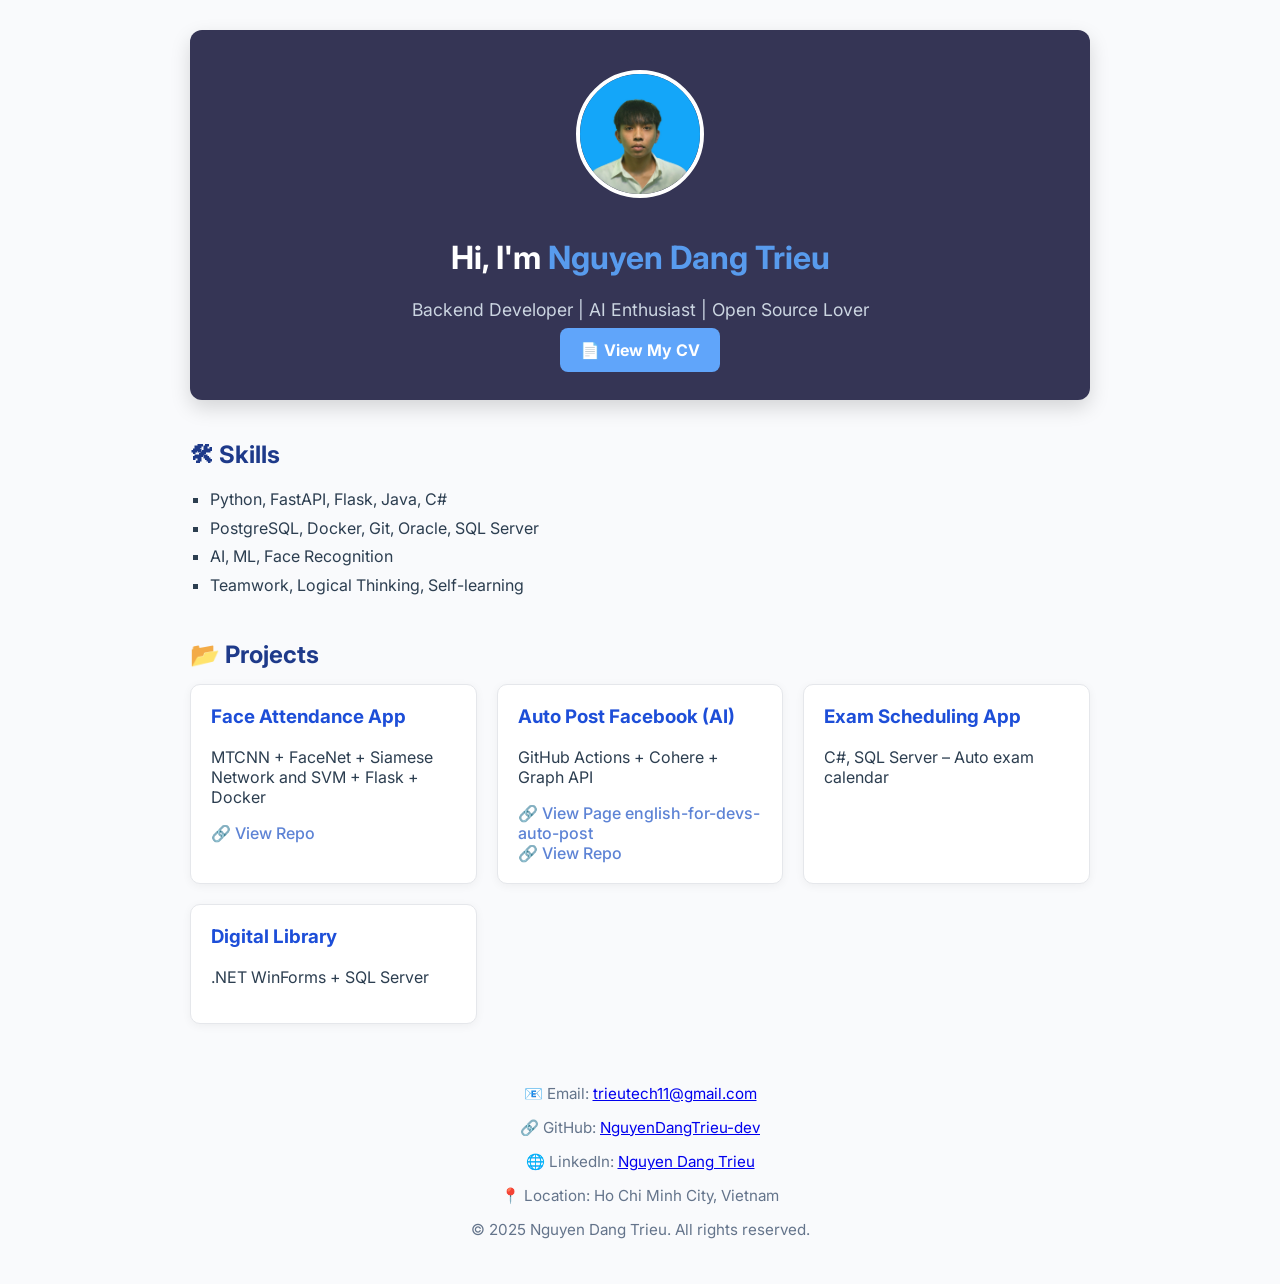
<file: index.html>
<!DOCTYPE html>
<html lang="en">
<head>
  <meta charset="UTF-8" />
  <meta name="viewport" content="width=device-width, initial-scale=1" />
  <title>Nguyen Dang Trieu - Portfolio</title>
  <link href="https://fonts.googleapis.com/css2?family=Inter:wght@400;700&display=swap" rel="stylesheet" />
  <link rel="stylesheet" href="style.css" />
</head>
<body>
  <div class="container">
    <header class="hero">
      <img src="image/image.JPG" alt="Avatar" class="avatar" />
      <h1>Hi, I'm <span class="name">Nguyen Dang Trieu</span></h1>
      <p class="subtitle">Backend Developer | AI Enthusiast | Open Source Lover</p>
      <a href="NguyenDangTrieuCV.pdf" class="btn" target="_blank">📄 View My CV</a>
    </header>

    <section class="section">
      <h2>🛠 Skills</h2>
      <ul class="list">
        <li>Python, FastAPI, Flask, Java, C#</li>
        <li>PostgreSQL, Docker, Git, Oracle, SQL Server</li>
        <li>AI, ML, Face Recognition</li>
        <li>Teamwork, Logical Thinking, Self-learning</li>
      </ul>
    </section>

    <section class="section">
      <h2>📂 Projects</h2>
      <div class="projects">
        <div class="project-card">
          <h3>Face Attendance App</h3>
          <p>MTCNN + FaceNet + Siamese Network and SVM + Flask + Docker</p>
          <a href="https://github.com/NguyenDangTrieu-dev/final-app-regconition-face-using-svm-siamese" target="_blank">🔗 View Repo</a>
        </div>
        <div class="project-card">
          <h3>Auto Post Facebook (AI)</h3>
          <p>GitHub Actions + Cohere + Graph API</p>
          <a href="https://www.facebook.com/profile.php?id=61577239360759" target="_blank">🔗 View Page english-for-devs-auto-post</a><br>
          <a href="https://github.com/NguyenDangTrieu-dev/english-for-devs-auto-post" target="_blank">🔗 View Repo</a>
        </div>
        <div class="project-card">
          <h3>Exam Scheduling App</h3>
          <p>C#, SQL Server – Auto exam calendar</p>
        </div>
        <div class="project-card">
          <h3>Digital Library</h3>
          <p>.NET WinForms + SQL Server</p>
        </div>
      </div>
    </section>

    <footer class="footer">
      <p>📧 Email: <a href="mailto:trieutech11@gmail.com">trieutech11@gmail.com</a></p>
      <p>🔗 GitHub: <a href="https://github.com/NguyenDangTrieu-dev" target="_blank">NguyenDangTrieu-dev</a></p>
      <p>🌐 LinkedIn: <a href="https://www.linkedin.com/in/nguy%E1%BB%85n-%C4%91%C4%83ng-tri%E1%BB%81u-982a83280/" target="_blank">Nguyen Dang Trieu</a></p
    >      
    <p>📍 Location: Ho Chi Minh City, Vietnam</p>
    <p>© 2025 Nguyen Dang Trieu. All rights reserved.</p>
    </footer>
  </div>
</body>
</html>
</file>
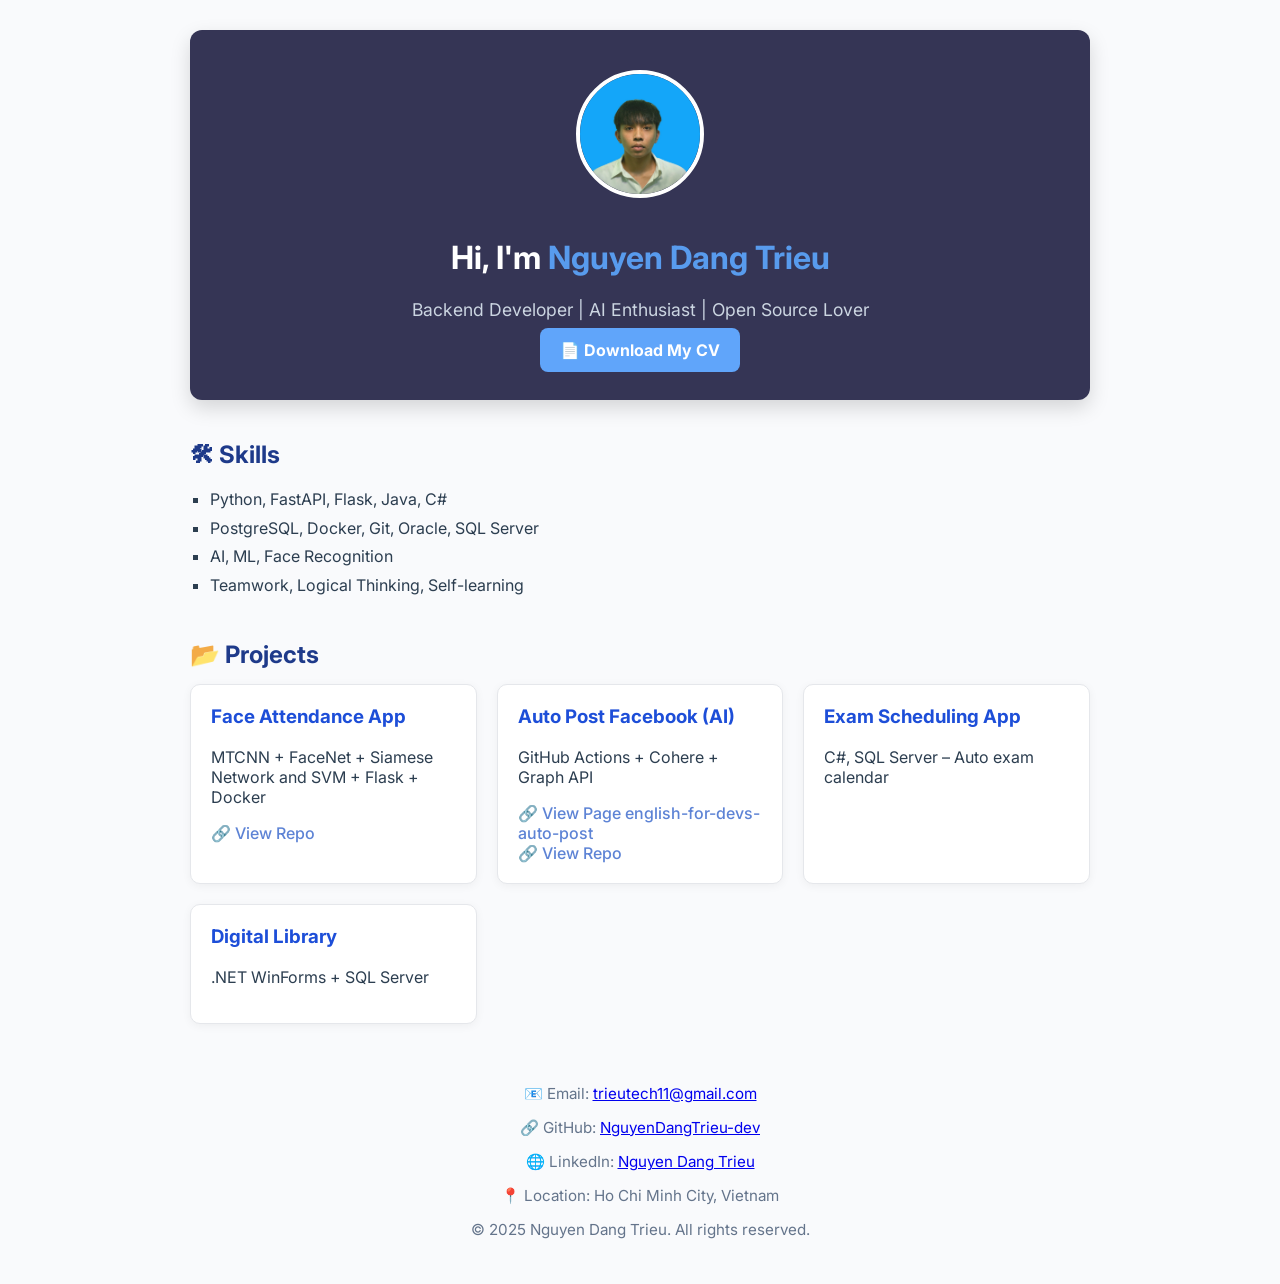
<file: trieutech.github.io/index.html>
<!DOCTYPE html>
<html lang="en">
<head>
  <meta charset="UTF-8" />
  <meta name="viewport" content="width=device-width, initial-scale=1" />
  <title>Nguyen Dang Trieu - Portfolio</title>
  <link href="https://fonts.googleapis.com/css2?family=Inter:wght@400;700&display=swap" rel="stylesheet" />
  <link rel="stylesheet" href="style.css" />
</head>
<body>
  <div class="container">
    <header class="hero">
      <img src="image/image.JPG" alt="Avatar" class="avatar" />
      <h1>Hi, I'm <span class="name">Nguyen Dang Trieu</span></h1>
      <p class="subtitle">Backend Developer | AI Enthusiast | Open Source Lover</p>
      <a href="NguyenDangTrieuCV.pdf" class="btn" target="_blank">📄 Download My CV</a>
    </header>

    <section class="section">
      <h2>🛠 Skills</h2>
      <ul class="list">
        <li>Python, FastAPI, Flask, Java, C#</li>
        <li>PostgreSQL, Docker, Git, Oracle, SQL Server</li>
        <li>AI, ML, Face Recognition</li>
        <li>Teamwork, Logical Thinking, Self-learning</li>
      </ul>
    </section>

    <section class="section">
      <h2>📂 Projects</h2>
      <div class="projects">
        <div class="project-card">
          <h3>Face Attendance App</h3>
          <p>MTCNN + FaceNet + Siamese Network and SVM + Flask + Docker</p>
          <a href="https://github.com/NguyenDangTrieu-dev/final-app-regconition-face-using-svm-siamese" target="_blank">🔗 View Repo</a>
        </div>
        <div class="project-card">
          <h3>Auto Post Facebook (AI)</h3>
          <p>GitHub Actions + Cohere + Graph API</p>
          <a href="https://www.facebook.com/profile.php?id=61577239360759" target="_blank">🔗 View Page english-for-devs-auto-post</a><br>
          <a href="https://github.com/NguyenDangTrieu-dev/english-for-devs-auto-post" target="_blank">🔗 View Repo</a>
        </div>
        <div class="project-card">
          <h3>Exam Scheduling App</h3>
          <p>C#, SQL Server – Auto exam calendar</p>
        </div>
        <div class="project-card">
          <h3>Digital Library</h3>
          <p>.NET WinForms + SQL Server</p>
        </div>
      </div>
    </section>

    <footer class="footer">
      <p>📧 Email: <a href="mailto:trieutech11@gmail.com">trieutech11@gmail.com</a></p>
      <p>🔗 GitHub: <a href="https://github.com/NguyenDangTrieu-dev" target="_blank">NguyenDangTrieu-dev</a></p>
      <p>🌐 LinkedIn: <a href="https://www.linkedin.com/in/nguy%E1%BB%85n-%C4%91%C4%83ng-tri%E1%BB%81u-982a83280/" target="_blank">Nguyen Dang Trieu</a></p
    >      
    <p>📍 Location: Ho Chi Minh City, Vietnam</p>
    <p>© 2025 Nguyen Dang Trieu. All rights reserved.</p>
    </footer>
  </div>
</body>
</html>
</file>
<file: style.css>
body {
  margin: 0;
  font-family: 'Inter', sans-serif;
  background: #f9fafc;
  color: #2c3e50;
}

.container {
  max-width: 900px;
  margin: auto;
  padding: 30px 20px;
}

.hero {
  text-align: center;
  padding: 40px 20px;
  background: #353555;
  color: white;
  border-radius: 12px;
  box-shadow: 0 8px 20px rgba(0, 0, 0, 0.15);
}

.avatar {
  width: 120px;
  height: 120px;
  border-radius: 50%;
  border: 4px solid white;
  object-fit: cover;
  margin-bottom: 15px;
}

.name {
  color: #589bed;
}

.subtitle {
  font-size: 1.1em;
  margin: 10px 0 20px;
  color: #cbd5e1;
}

.btn {
  background: #60a5fa;
  padding: 12px 20px;
  border-radius: 8px;
  color: white;
  text-decoration: none;
  font-weight: bold;
  transition: 0.3s ease;
}

.btn:hover {
  background: #3b82f6;
}

.section {
  margin: 40px 0;
}

.section h2 {
  color: #1e3a8a;
  margin-bottom: 15px;
}

.list {
  list-style-type: square;
  padding-left: 20px;
  line-height: 1.8;
}

.projects {
  display: grid;
  grid-template-columns: repeat(auto-fit, minmax(250px, 1fr));
  gap: 20px;
}

.project-card {
  background: white;
  padding: 20px;
  border: 1px solid #e5e7eb;
  border-radius: 10px;
  box-shadow: 0 2px 10px rgba(0, 0, 0, 0.05);
  transition: transform 0.2s ease, box-shadow 0.2s ease;
}

.project-card:hover {
  transform: translateY(-4px);
  box-shadow: 0 10px 20px rgba(0, 0, 0, 0.1);
}

.project-card h3 {
  margin-top: 0;
  color: #1d4ed8;
}

.project-card a {
  text-decoration: none;
  color: #5d83d5;
  font-weight: 500;
}

.footer {
  text-align: center;
  font-size: 0.95em;
  color: #64748b;
  margin-top: 60px;
}
</file>
<file: trieutech.github.io/style.css>
body {
  margin: 0;
  font-family: 'Inter', sans-serif;
  background: #f9fafc;
  color: #2c3e50;
}

.container {
  max-width: 900px;
  margin: auto;
  padding: 30px 20px;
}

.hero {
  text-align: center;
  padding: 40px 20px;
  background: #353555;
  color: white;
  border-radius: 12px;
  box-shadow: 0 8px 20px rgba(0, 0, 0, 0.15);
}

.avatar {
  width: 120px;
  height: 120px;
  border-radius: 50%;
  border: 4px solid white;
  object-fit: cover;
  margin-bottom: 15px;
}

.name {
  color: #589bed;
}

.subtitle {
  font-size: 1.1em;
  margin: 10px 0 20px;
  color: #cbd5e1;
}

.btn {
  background: #60a5fa;
  padding: 12px 20px;
  border-radius: 8px;
  color: white;
  text-decoration: none;
  font-weight: bold;
  transition: 0.3s ease;
}

.btn:hover {
  background: #3b82f6;
}

.section {
  margin: 40px 0;
}

.section h2 {
  color: #1e3a8a;
  margin-bottom: 15px;
}

.list {
  list-style-type: square;
  padding-left: 20px;
  line-height: 1.8;
}

.projects {
  display: grid;
  grid-template-columns: repeat(auto-fit, minmax(250px, 1fr));
  gap: 20px;
}

.project-card {
  background: white;
  padding: 20px;
  border: 1px solid #e5e7eb;
  border-radius: 10px;
  box-shadow: 0 2px 10px rgba(0, 0, 0, 0.05);
  transition: transform 0.2s ease, box-shadow 0.2s ease;
}

.project-card:hover {
  transform: translateY(-4px);
  box-shadow: 0 10px 20px rgba(0, 0, 0, 0.1);
}

.project-card h3 {
  margin-top: 0;
  color: #1d4ed8;
}

.project-card a {
  text-decoration: none;
  color: #5d83d5;
  font-weight: 500;
}

.footer {
  text-align: center;
  font-size: 0.95em;
  color: #64748b;
  margin-top: 60px;
}
</file>
